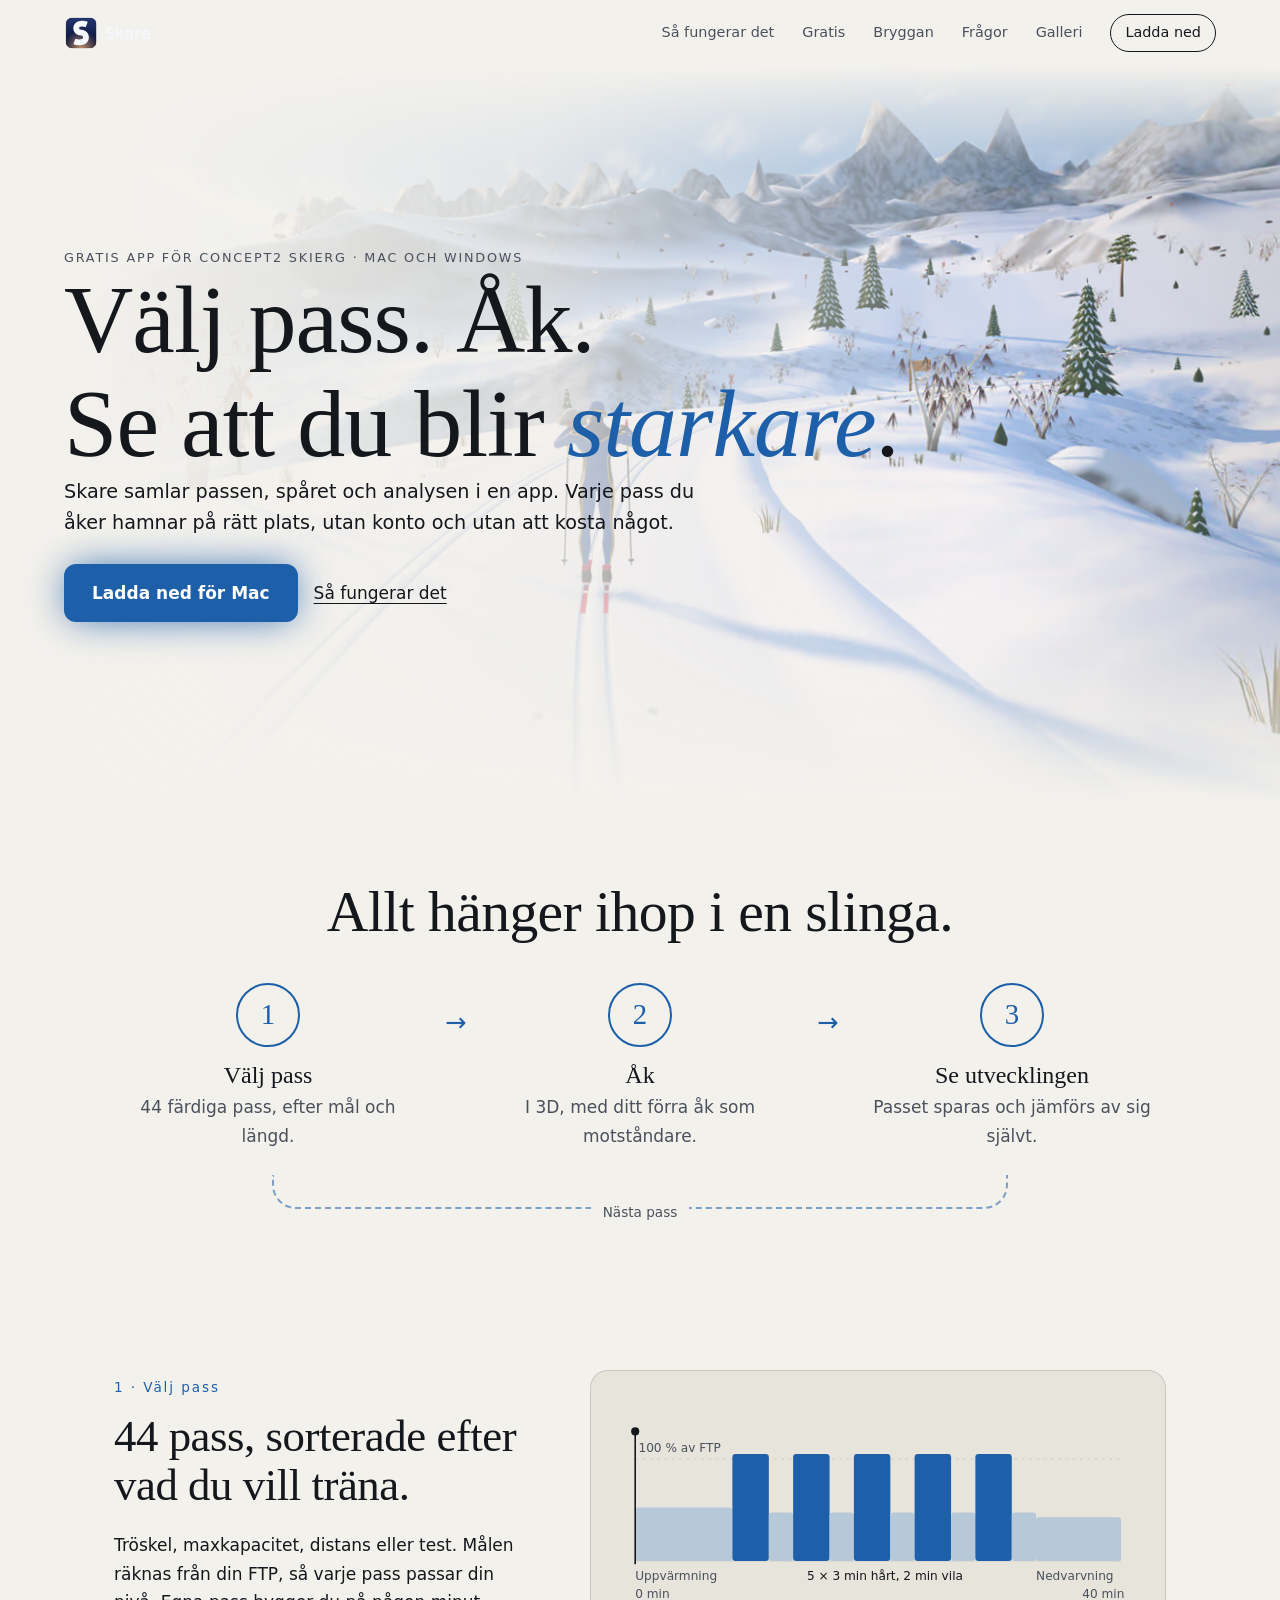
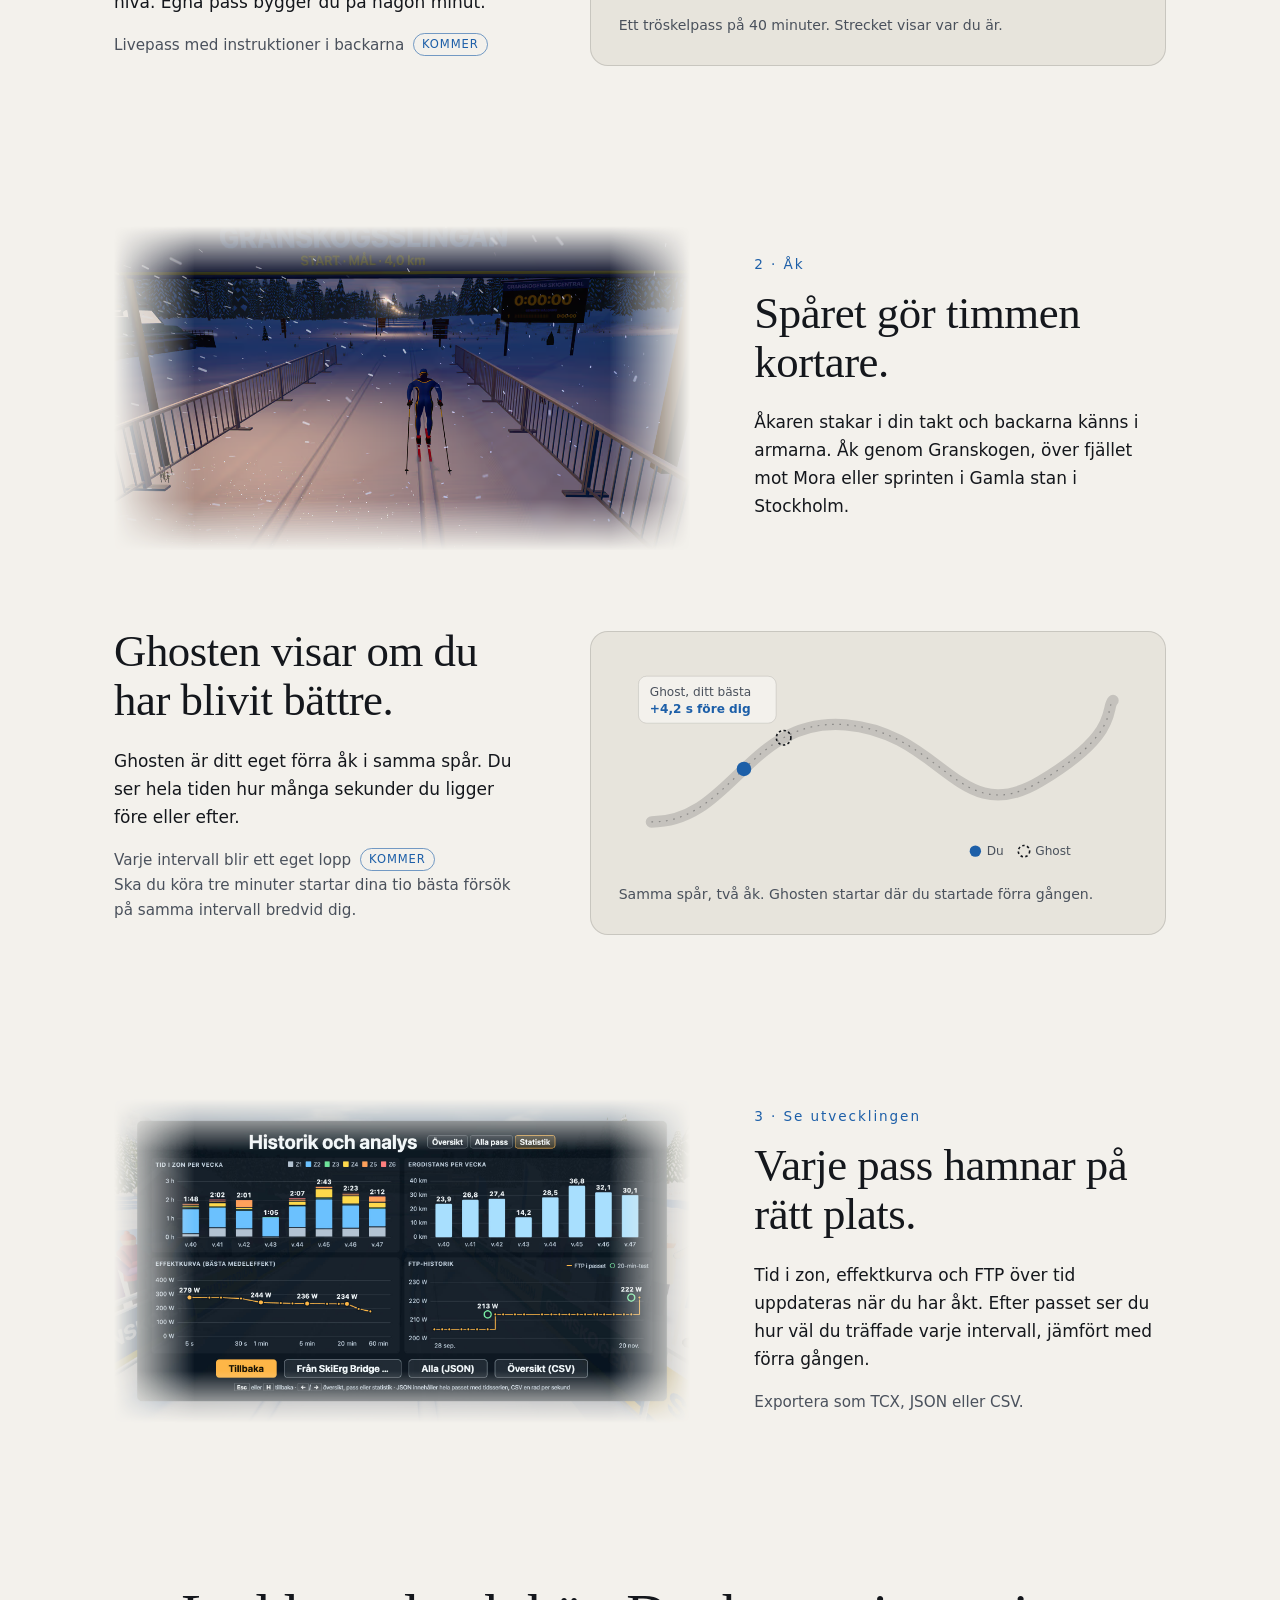
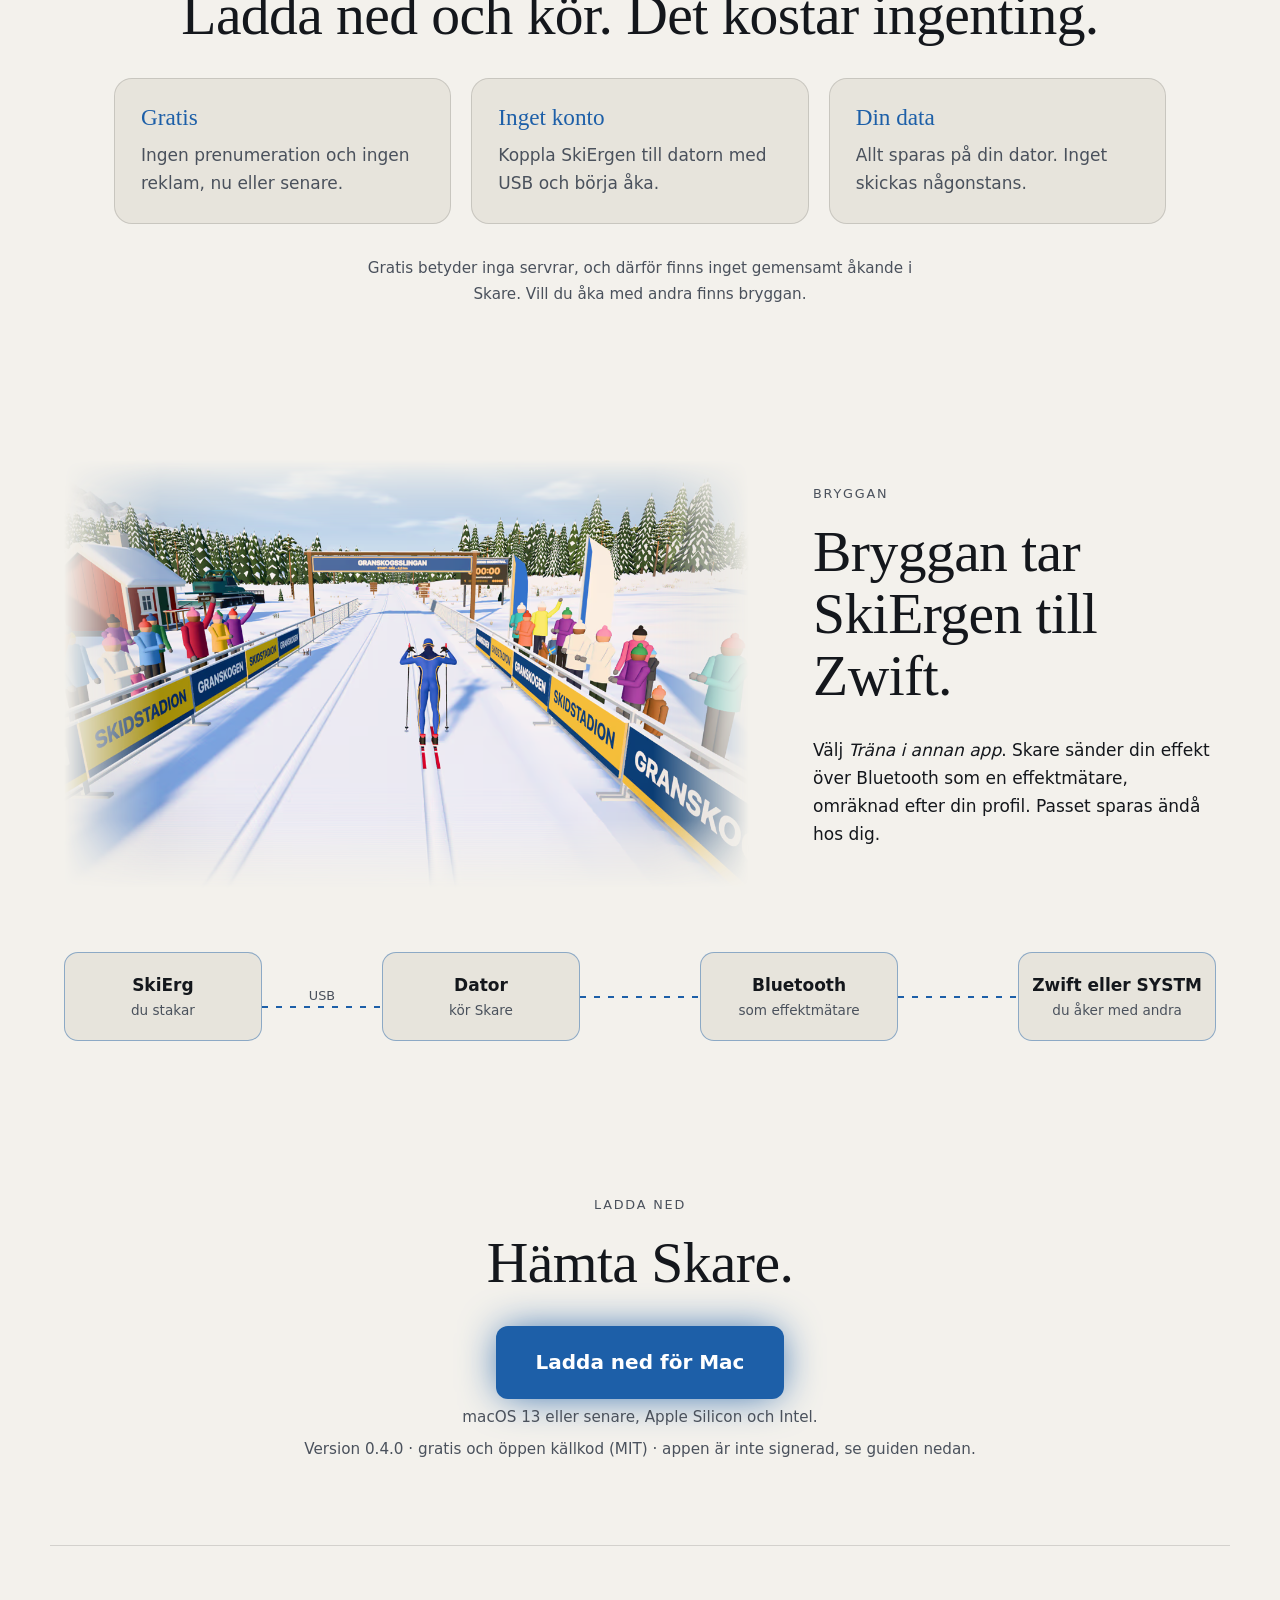
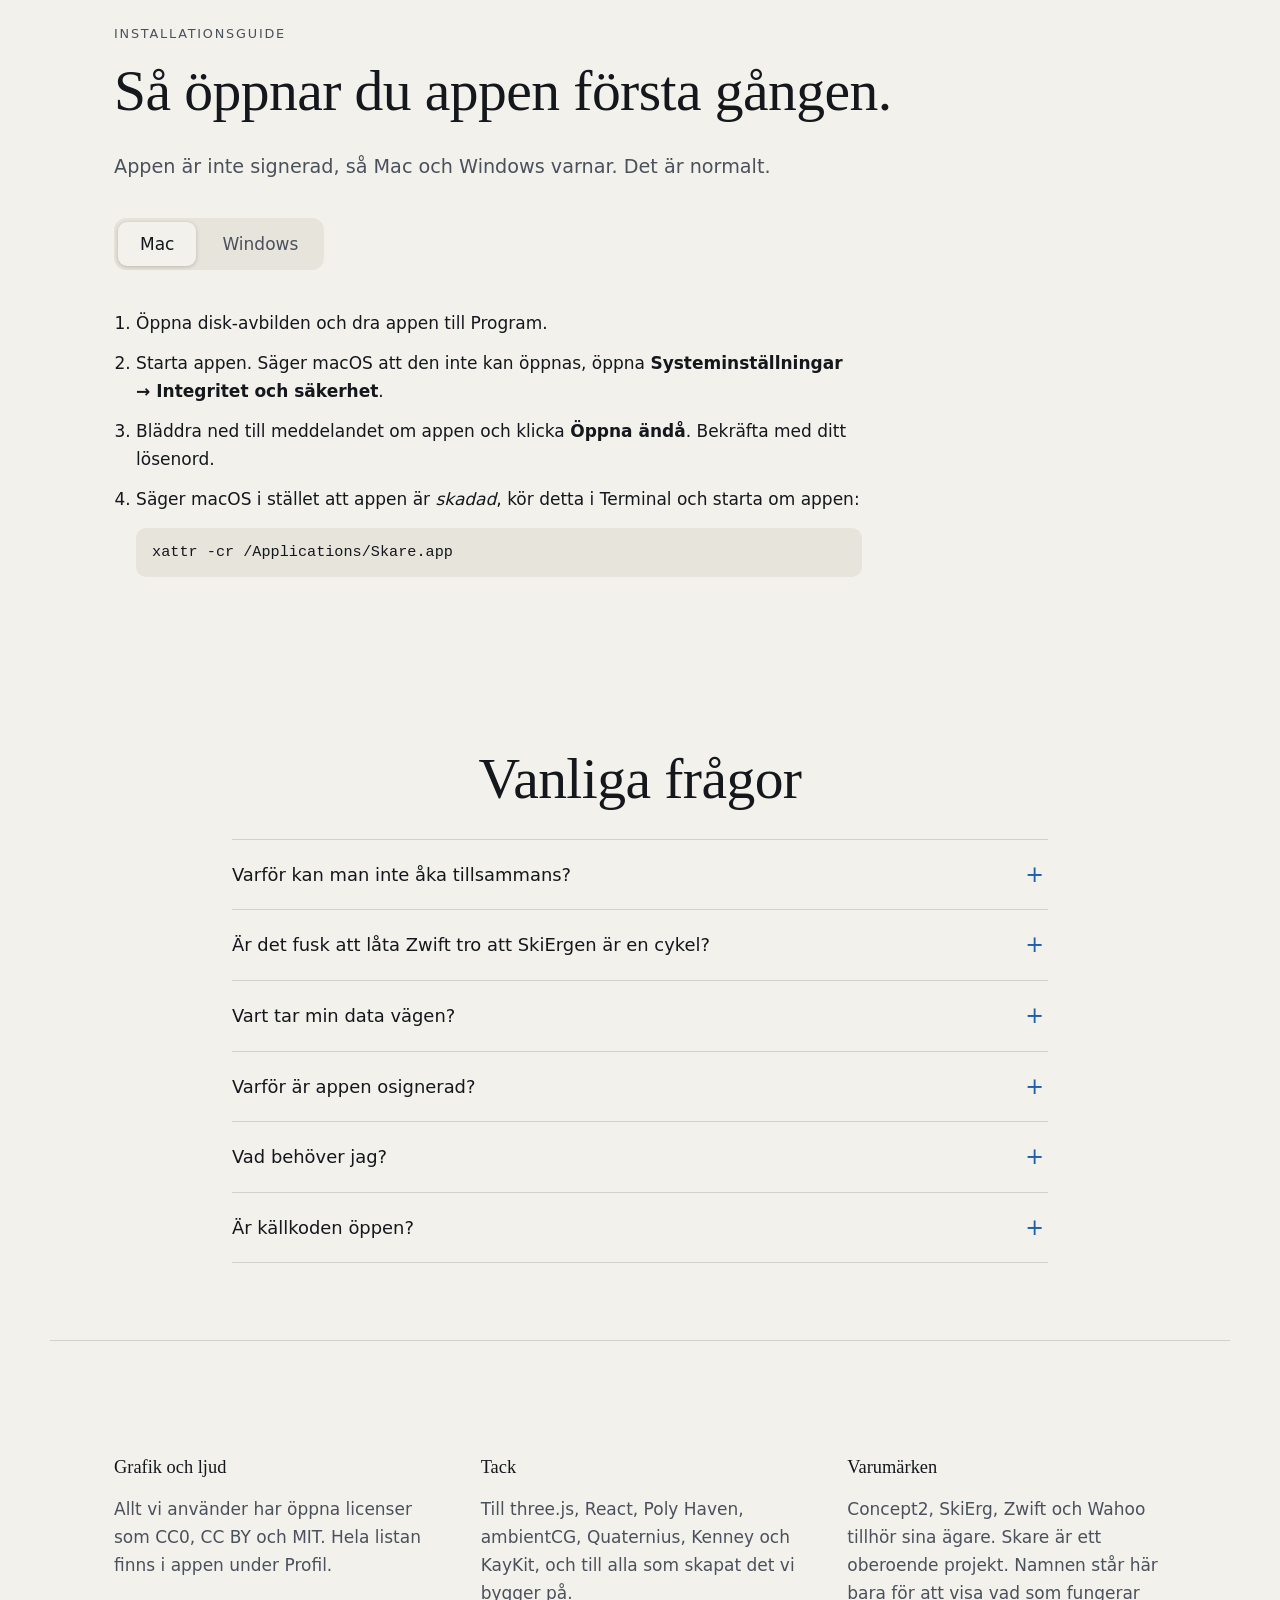
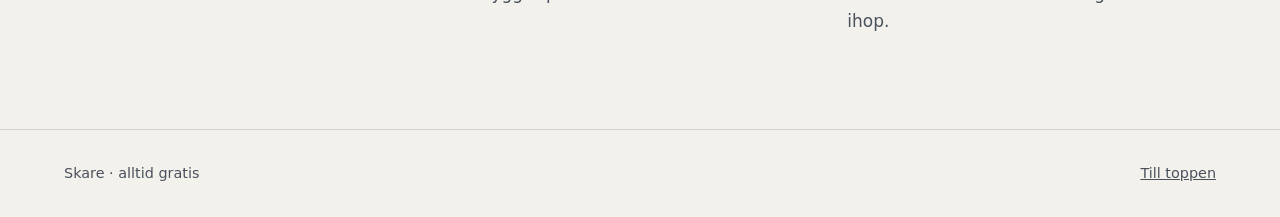
<file: index.html>
<!doctype html>
<html lang="sv">
  <head>
    <meta charset="utf-8" />
    <meta name="viewport" content="width=device-width, initial-scale=1" />
    <title>Skare – virtuell längdskidåkning för SkiErg</title>
    <meta
      name="description"
      content="Gratis app för Concept2 SkiErg: välj bland 44 pass, åk i 3D och se att du blir starkare. Inget konto, ingen reklam, din data på din dator."
    />
    <link rel="icon" href="icons/favicon.svg" type="image/svg+xml" />
    <link rel="icon" href="icons/favicon-48.png" sizes="48x48" type="image/png" />
    <link rel="icon" href="icons/favicon-32.png" sizes="32x32" type="image/png" />
    <link rel="icon" href="icons/favicon-16.png" sizes="16x16" type="image/png" />
    <link rel="apple-touch-icon" href="icons/apple-touch-icon.png" />

    <link rel="canonical" href="https://getskare.stream/" />
    <meta property="og:type" content="website" />
    <meta property="og:site_name" content="Skare" />
    <meta property="og:locale" content="sv_SE" />
    <meta property="og:url" content="https://getskare.stream/" />
    <meta property="og:title" content="Skare – virtuell längdskidåkning för SkiErg" />
    <meta property="og:image" content="https://getskare.stream/media/og.png" />
    <meta property="og:image:width" content="1200" />
    <meta property="og:image:height" content="630" />
    <meta name="twitter:card" content="summary_large_image" />
    <script type="module" crossorigin src="./assets/site-BcvEPuai.js"></script>
    <link rel="stylesheet" crossorigin href="./assets/site-DzpN8Mh1.css">
  </head>
  <body class="draft-a">
    <header class="top">
      <a class="brand" href="#hjalte"
        ><img src="media/skare-sidhuvud.svg" alt="Skare" width="172" height="66"
      /></a>
      <nav aria-label="Sektioner">
        <a href="#sa-funkar-det">Så fungerar det</a><a href="#gratis">Gratis</a
        ><a href="#bryggan">Bryggan</a><a href="#fragor">Frågor</a
        ><a class="keep" href="galleri.html">Galleri</a
        ><a href="#ladda-ned" class="pill">Ladda ned</a>
      </nav>
    </header>
    <main>
      <section id="hjalte" class="hero">
        <div class="hero-bg">
          <figure class="clip">
            <video
              data-loop
              muted
              loop
              playsinline
              preload="none"
              poster="media/a-hjalte.jpg"
              aria-label="Animation från appen"
            >
              <source src="media/a-hjalte.mp4" type="video/mp4" />
              <source src="media/a-hjalte.webm" type="video/webm" />
            </video>
          </figure>
        </div>
        <p class="eyebrow">Gratis app för Concept2 SkiErg · Mac och Windows</p>
        <h1>Välj pass. Åk.<br />Se att du blir <em>starkare</em>.</h1>
        <p class="lead">
          <span data-name>Skare</span> samlar passen, spåret och analysen i en app. Varje pass du
          åker hamnar på rätt plats, utan konto och utan att kosta något.
        </p>
        <p class="cta">
          <a class="btn" data-download href="#ladda-ned"
            ><span data-dl-label>Ladda ned för Mac</span></a
          ><a class="ghost" href="#sa-funkar-det">Så fungerar det</a>
        </p>
      </section>

      <section id="sa-funkar-det" class="loop-sec">
        <h2>Allt hänger ihop i en slinga.</h2>
        <ol class="loop">
          <li>
            <span class="step">1</span>
            <h3>Välj pass</h3>
            <p>44 färdiga pass, efter mål och längd.</p>
          </li>
          <li>
            <span class="step">2</span>
            <h3>Åk</h3>
            <p>I 3D, med ditt förra åk som motståndare.</p>
          </li>
          <li>
            <span class="step">3</span>
            <h3>Se utvecklingen</h3>
            <p>Passet sparas och jämförs av sig självt.</p>
          </li>
        </ol>
        <p class="loop-back" aria-hidden="true"><span>Nästa pass</span></p>
      </section>

      <section id="pass" class="concept">
        <div class="copy">
          <p class="num">1 · Välj pass</p>
          <h2>44 pass, sorterade efter vad du vill träna.</h2>
          <p>
            Tröskel, maxkapacitet, distans eller test. Målen räknas från din FTP, så varje pass
            passar din nivå. Egna pass bygger du på någon minut.
          </p>
          <p class="aside">
            Livepass med instruktioner i backarna <span class="soon">kommer</span>
          </p>
        </div>
        <figure class="diagram">
          <svg viewBox="0 0 640 250" role="img" aria-labelledby="pass-t">
            <title id="pass-t">
              Exempelpass på 40 minuter: 8 minuters uppvärmning, fem intervaller om 3 minuter på 105
              procent av FTP med 2 minuters vila, och 7 minuters nedvarvning.
            </title>
            <line class="d-axis" x1="20" y1="200" x2="620" y2="200" />
            <line class="d-axis" x1="20" y1="74" x2="620" y2="74" stroke-dasharray="4 5" />
            <text x="24" y="66">100 % av FTP</text>
            <g transform="translate(20 0)">
              <rect class="d-easy" x="0" y="134" width="120" height="66" rx="4" />
              <rect class="d-work" x="120" y="68" width="45" height="132" rx="4" />
              <rect class="d-easy" x="165" y="140" width="30" height="60" rx="4" />
              <rect class="d-work" x="195" y="68" width="45" height="132" rx="4" />
              <rect class="d-easy" x="240" y="140" width="30" height="60" rx="4" />
              <rect class="d-work" x="270" y="68" width="45" height="132" rx="4" />
              <rect class="d-easy" x="315" y="140" width="30" height="60" rx="4" />
              <rect class="d-work" x="345" y="68" width="45" height="132" rx="4" />
              <rect class="d-easy" x="390" y="140" width="30" height="60" rx="4" />
              <rect class="d-work" x="420" y="68" width="45" height="132" rx="4" />
              <rect class="d-easy" x="465" y="140" width="30" height="60" rx="4" />
              <rect class="d-easy" x="495" y="146" width="105" height="54" rx="4" />
              <line class="d-cursor" x1="0" y1="40" x2="0" y2="204" />
              <circle class="d-cursor-dot" cx="0" cy="40" r="5" />
            </g>
            <text x="20" y="224">Uppvärmning</text>
            <text class="hi" x="232" y="224">5 × 3 min hårt, 2 min vila</text>
            <text x="515" y="224">Nedvarvning</text>
            <text x="20" y="246">0 min</text>
            <text x="572" y="246">40 min</text>
          </svg>
          <figcaption>Ett tröskelpass på 40 minuter. Strecket visar var du är.</figcaption>
        </figure>
      </section>

      <section id="akupplevelsen" class="concept flip">
        <div class="copy">
          <p class="num">2 · Åk</p>
          <h2>Spåret gör timmen kortare.</h2>
          <p>
            Åkaren stakar i din takt och backarna känns i armarna. Åk genom Granskogen, över fjället
            mot Mora eller sprinten i Gamla stan i Stockholm.
          </p>
        </div>
        <figure class="clip">
          <video
            data-loop
            muted
            loop
            playsinline
            preload="none"
            poster="media/a-akupplevelsen.jpg"
            aria-label="Animation från appen: åkaren i spåret"
          >
            <source src="media/a-akupplevelsen.mp4" type="video/mp4" />
            <source src="media/a-akupplevelsen.webm" type="video/webm" />
          </video>
        </figure>
      </section>

      <section id="ghost" class="concept">
        <div class="copy">
          <h2>Ghosten visar om du har blivit bättre.</h2>
          <p>
            Ghosten är ditt eget förra åk i samma spår. Du ser hela tiden hur många sekunder du
            ligger före eller efter.
          </p>
          <p class="aside">
            Varje intervall blir ett eget lopp <span class="soon">kommer</span><br />
            Ska du köra tre minuter startar dina tio bästa försök på samma intervall bredvid dig.
          </p>
        </div>
        <figure class="diagram">
          <svg viewBox="0 0 640 260" role="img" aria-labelledby="ghost-t">
            <title id="ghost-t">
              Två åkare i samma spår: du och ghosten från ditt förra åk, som ligger några sekunder
              före.
            </title>
            <path
              id="spar"
              class="d-track"
              d="M40 200 C 140 200, 160 70, 280 80 S 420 210, 520 150 S 600 60, 610 50"
            />
            <path
              class="d-track-line"
              d="M40 200 C 140 200, 160 70, 280 80 S 420 210, 520 150 S 600 60, 610 50"
            />
            <g>
              <circle class="d-ghost" r="9" />
              <animateMotion
                dur="12s"
                repeatCount="indefinite"
                keyPoints="0.1;1;0.1"
                keyTimes="0;0.92;1"
                calcMode="linear"
              >
                <mpath href="#spar" />
              </animateMotion>
            </g>
            <g>
              <circle class="d-you" r="9" />
              <animateMotion
                dur="12s"
                repeatCount="indefinite"
                keyPoints="0;0.94;0"
                keyTimes="0;0.92;1"
                calcMode="linear"
              >
                <mpath href="#spar" />
              </animateMotion>
            </g>
            <g transform="translate(24 20)">
              <rect class="d-chip" width="170" height="58" rx="10" />
              <text x="14" y="24">Ghost, ditt bästa</text>
              <text class="d-gap" x="14" y="46">+4,2 s före dig</text>
            </g>
            <circle class="d-you" cx="440" cy="236" r="7" />
            <text x="454" y="241">Du</text>
            <circle class="d-ghost" cx="500" cy="236" r="7" />
            <text x="514" y="241">Ghost</text>
          </svg>
          <figcaption>Samma spår, två åk. Ghosten startar där du startade förra gången.</figcaption>
        </figure>
      </section>

      <section id="historik" class="concept flip">
        <div class="copy">
          <p class="num">3 · Se utvecklingen</p>
          <h2>Varje pass hamnar på rätt plats.</h2>
          <p>
            Tid i zon, effektkurva och FTP över tid uppdateras när du har åkt. Efter passet ser du
            hur väl du träffade varje intervall, jämfört med förra gången.
          </p>
          <p class="aside">Exportera som TCX, JSON eller CSV.</p>
        </div>
        <figure class="still shot">
          <img
            src="media/a-historik.jpg"
            alt="Historik och analys i appen: tid i zon, ergdistans, effektkurva och FTP"
            loading="lazy"
            decoding="async"
          />
        </figure>
      </section>

      <section id="gratis" class="free">
        <h2>Ladda ned och kör. Det kostar ingenting.</h2>
        <div class="boxes">
          <div>
            <h3>Gratis</h3>
            <p>Ingen prenumeration och ingen reklam, nu eller senare.</p>
          </div>
          <div>
            <h3>Inget konto</h3>
            <p>Koppla SkiErgen till datorn med USB och börja åka.</p>
          </div>
          <div>
            <h3>Din data</h3>
            <p>Allt sparas på din dator. Inget skickas någonstans.</p>
          </div>
        </div>
        <p class="aside">
          Gratis betyder inga servrar, och därför finns inget gemensamt åkande i
          <span data-name>Skare</span>. Vill du åka med andra finns bryggan.
        </p>
      </section>

      <section id="bryggan" class="feature flip">
        <div class="copy">
          <p class="eyebrow">Bryggan</p>
          <h2>Bryggan tar SkiErgen till Zwift.</h2>
          <p>
            Välj <em>Träna i annan app</em>. <span data-name>Skare</span> sänder din effekt över
            Bluetooth som en effektmätare, omräknad efter din profil. Passet sparas ändå hos dig.
          </p>
        </div>
        <figure class="clip">
          <video
            data-loop
            muted
            loop
            playsinline
            preload="none"
            poster="media/a-bryggan.jpg"
            aria-label="Animation från appen: bryggan skickar effekt"
          >
            <source src="media/a-bryggan.mp4" type="video/mp4" />
            <source src="media/a-bryggan.webm" type="video/webm" />
          </video>
        </figure>
        <ol class="flow" aria-label="Flöde: SkiErg, dator, Bluetooth, annan app">
          <li><b>SkiErg</b><small>du stakar</small></li>
          <li class="link"><span>USB</span></li>
          <li>
            <b>Dator</b><small>kör <span data-name>Skare</span></small>
          </li>
          <li class="link"></li>
          <li><b>Bluetooth</b><small>som effektmätare</small></li>
          <li class="link"></li>
          <li><b>Zwift eller SYSTM</b><small>du åker med andra</small></li>
        </ol>
      </section>

      <section id="ladda-ned" class="download">
        <p class="eyebrow">Ladda ned</p>
        <h2>Hämta <span data-name>Skare</span>.</h2>
        <p class="cta">
          <a class="btn big" data-download href="#installera"
            ><span data-dl-label>Ladda ned för Mac</span></a
          >
        </p>
        <p class="small" data-download-hint>macOS 13 eller senare, Apple Silicon och Intel.</p>
        <p class="small"><a data-download-other hidden href="#installera"></a></p>
        <p class="small">
          Version 0.4.0 · gratis och öppen källkod (MIT) · appen är inte signerad, se guiden nedan.
        </p>
      </section>

      <section id="installera" class="install">
        <p class="eyebrow">Installationsguide</p>
        <h2>Så öppnar du appen första gången.</h2>
        <p class="lead">Appen är inte signerad, så Mac och Windows varnar. Det är normalt.</p>
        <div class="tabs" role="tablist">
          <button role="tab" data-os-tab="mac" aria-selected="true">Mac</button
          ><button role="tab" data-os-tab="windows" aria-selected="false">Windows</button>
        </div>
        <div data-os-panel="mac">
          <ol>
            <li>Öppna disk-avbilden och dra appen till Program.</li>
            <li>
              Starta appen. Säger macOS att den inte kan öppnas, öppna
              <strong>Systeminställningar → Integritet och säkerhet</strong>.
            </li>
            <li>
              Bläddra ned till meddelandet om appen och klicka <strong>Öppna ändå</strong>. Bekräfta
              med ditt lösenord.
            </li>
            <li>
              Säger macOS i stället att appen är <em>skadad</em>, kör detta i Terminal och starta om
              appen:
              <pre><code>xattr -cr /Applications/<span data-name>Skare</span>.app</code></pre>
            </li>
          </ol>
        </div>
        <div data-os-panel="windows" hidden>
          <ol>
            <li>Kör den nedladdade installationsfilen.</li>
            <li>
              Visar Windows rutan <strong>Windows skyddade din dator</strong> (SmartScreen), klicka
              <strong>Mer information</strong>.
            </li>
            <li>Klicka <strong>Kör ändå</strong> och följ installationen.</li>
          </ol>
        </div>
      </section>

      <section id="fragor" class="faq">
        <h2>Vanliga frågor</h2>
        <details>
          <summary>Varför kan man inte åka tillsammans?</summary>
          <p>
            Gemensamt åkande kräver servrar, och servrar kostar pengar varje månad. Då kan appen
            inte vara gratis. Bryggan låter dig åka med andra i Zwift eller liknande appar.
          </p>
        </details>
        <details>
          <summary>Är det fusk att låta Zwift tro att SkiErgen är en cykel?</summary>
          <p>
            Nej. På en SkiErg trycker de flesta ut färre watt än på en cykel. Bryggan räknar om med
            din cykel-FTP delat med din SkiErg-FTP, så 90 procent av SkiErg-FTP blir 90 procent av
            cykel-FTP. Ansträngningen blir densamma.
          </p>
        </details>
        <details>
          <summary>Vart tar min data vägen?</summary>
          <p>
            Ingenstans. Passen sparas på din dator. Appen har inga konton och ingen spårning. En
            knapp för att radera all historik i appen <span class="soon">kommer</span>
          </p>
        </details>
        <details>
          <summary>Varför är appen osignerad?</summary>
          <p>
            Signering kostar pengar hos Apple och Microsoft, och det beslutet är inte taget. Därför
            varnar datorn första gången. Installationsguiden visar hur du går vidare.
          </p>
        </details>
        <details>
          <summary>Vad behöver jag?</summary>
          <p>
            En Concept2 SkiErg med PM5, en USB-kabel och en Mac- eller Windowsdator. För bryggan
            behöver datorn Bluetooth. Windowsversionen är ännu inte testad på riktig hårdvara.
          </p>
        </details>
        <details>
          <summary>Är källkoden öppen?</summary>
          <p>
            Den ska bli det <span class="soon">kommer</span>. Licensen är inte vald och koden är
            inte publicerad ännu.
          </p>
        </details>
      </section>

      <section id="oppen" class="open">
        <div class="cols">
          <div>
            <h3>Grafik och ljud</h3>
            <p>
              Allt vi använder har öppna licenser som CC0, CC BY och MIT. Hela listan finns i appen
              under Profil.
            </p>
          </div>
          <div>
            <h3>Tack</h3>
            <p>
              Till three.js, React, Poly Haven, ambientCG, Quaternius, Kenney och KayKit, och till
              alla som skapat det vi bygger på.
            </p>
          </div>
          <div>
            <h3>Varumärken</h3>
            <p>
              Concept2, SkiErg, Zwift och Wahoo tillhör sina ägare. <span data-name>Skare</span> är
              ett oberoende projekt. Namnen står här bara för att visa vad som fungerar ihop.
            </p>
          </div>
        </div>
      </section>
    </main>
    <footer>
      <span><span data-name>Skare</span> · alltid gratis</span><a href="#hjalte">Till toppen</a>
    </footer>
  </body>
</html>
</file>
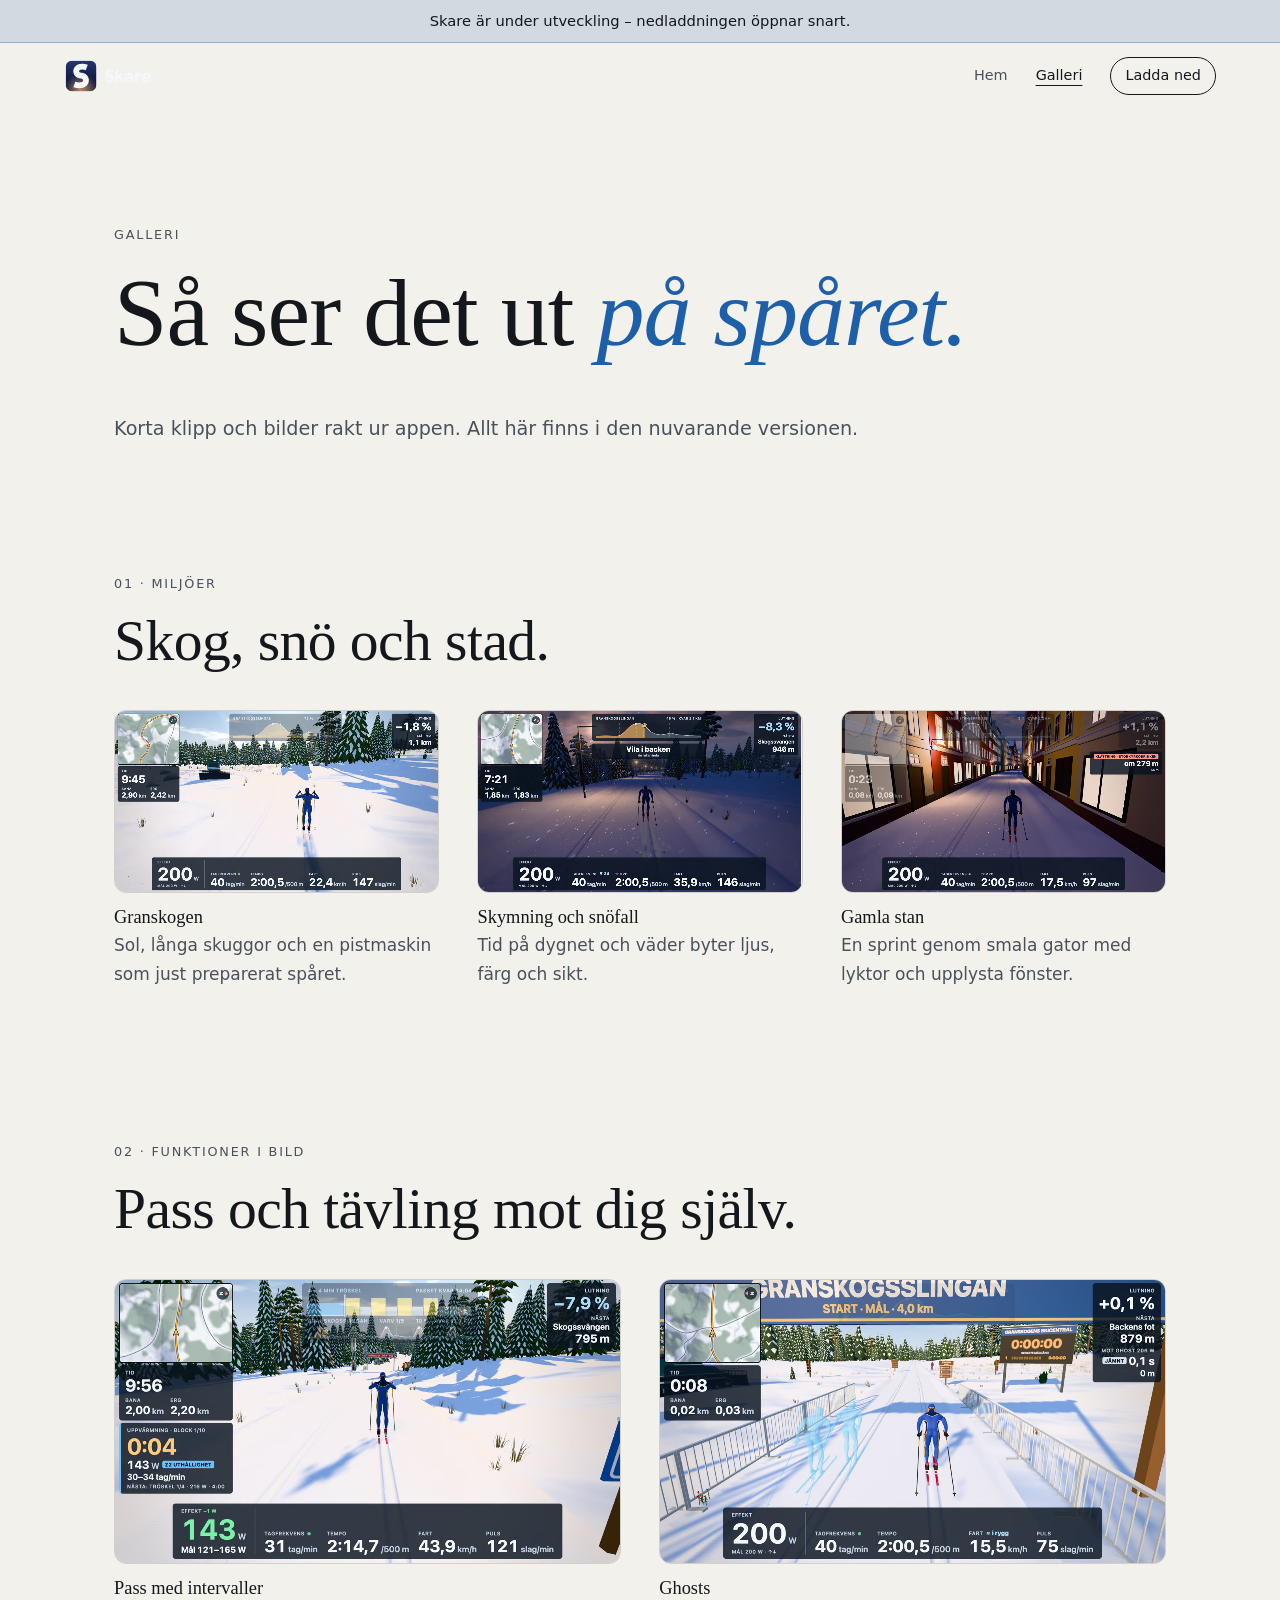
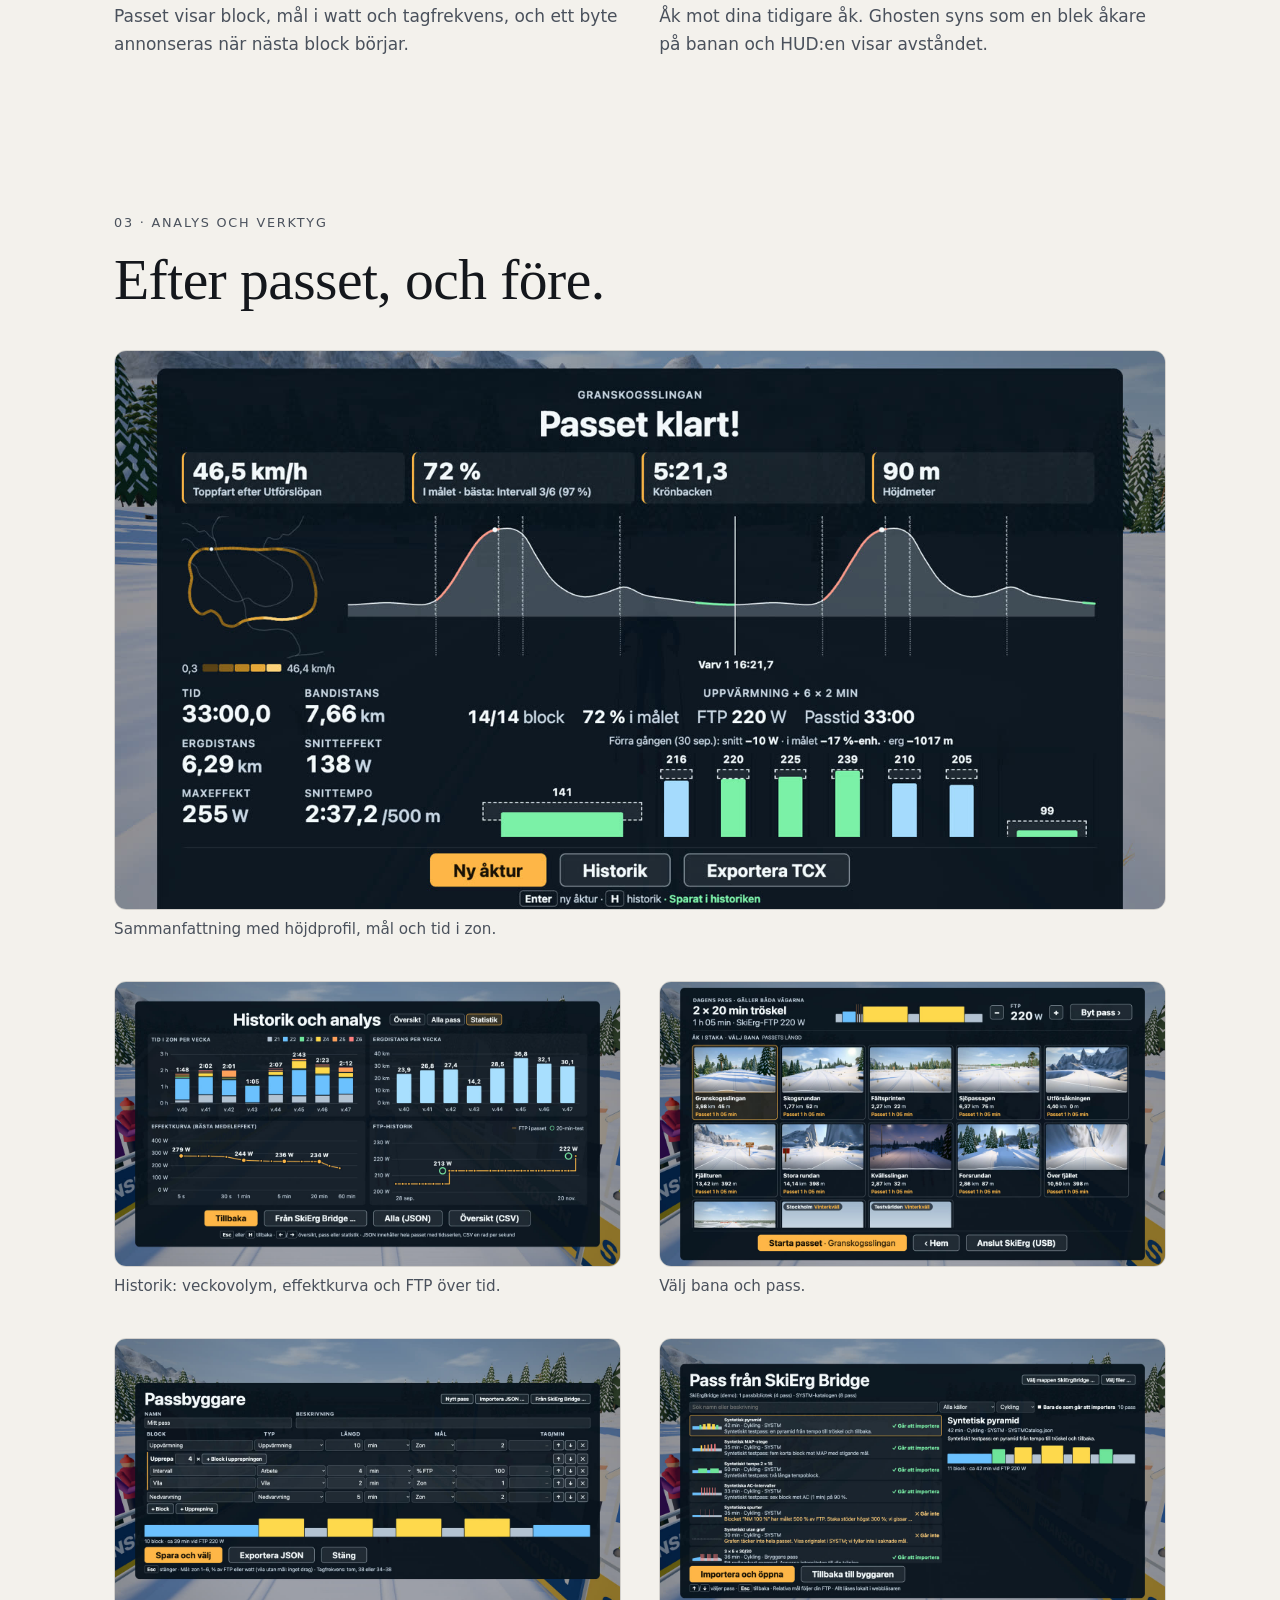
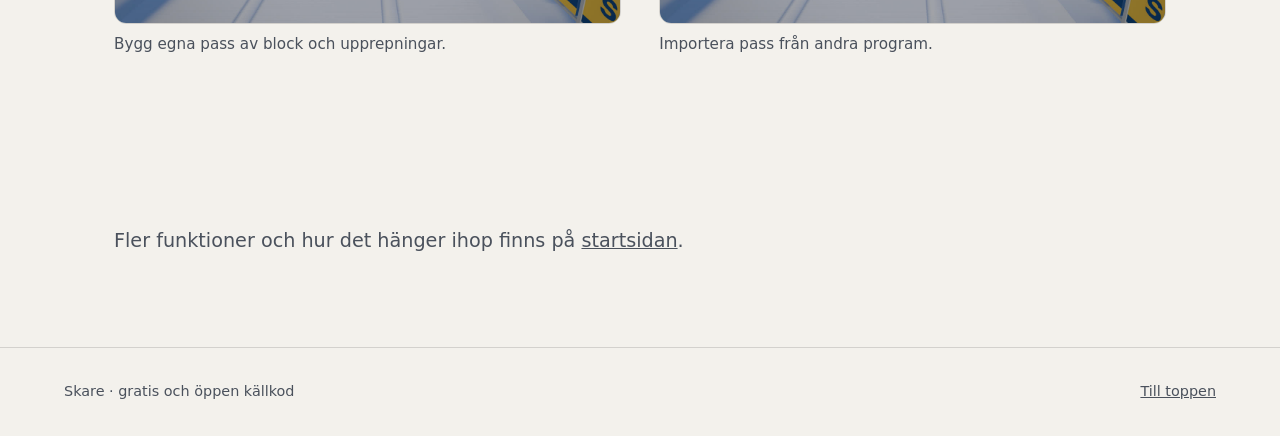
<file: galleri.html>
<!doctype html>
<html lang="sv">
  <head>
    <meta charset="utf-8" />
    <meta name="viewport" content="width=device-width, initial-scale=1" />
    <title>Galleri – Skare</title>
    <meta
      name="description"
      content="Bilder och korta klipp från appen: spår, väder, pass, ghosts och analys."
    />
    <link rel="icon" href="icons/favicon.svg" type="image/svg+xml" />
    <link rel="icon" href="icons/favicon-48.png" sizes="48x48" type="image/png" />
    <link rel="icon" href="icons/favicon-32.png" sizes="32x32" type="image/png" />
    <link rel="icon" href="icons/favicon-16.png" sizes="16x16" type="image/png" />
    <link rel="apple-touch-icon" href="icons/apple-touch-icon.png" />

    <link rel="canonical" href="https://getskare.stream/galleri.html" />
    <meta property="og:type" content="website" />
    <meta property="og:site_name" content="Skare" />
    <meta property="og:locale" content="sv_SE" />
    <meta property="og:url" content="https://getskare.stream/galleri.html" />
    <meta property="og:title" content="Galleri – Skare" />
    <meta property="og:image" content="https://getskare.stream/media/og.png" />
    <meta property="og:image:width" content="1200" />
    <meta property="og:image:height" content="630" />
    <meta name="twitter:card" content="summary_large_image" />
    <script type="module" crossorigin src="./assets/site-BcvEPuai.js"></script>
    <link rel="stylesheet" crossorigin href="./assets/site-DzpN8Mh1.css">
  </head>
  <body class="draft-a gallery">
    <p class="banner" role="status">
      <span data-name>Skare</span> är under utveckling – nedladdningen öppnar snart.
    </p>
    <header class="top">
      <a class="brand" href="index.html"
        ><img src="media/skare-sidhuvud.svg" alt="Skare" width="172" height="66"
      /></a>
      <nav aria-label="Sidor">
        <a class="keep" href="index.html">Hem</a
        ><a class="keep" href="galleri.html" aria-current="page">Galleri</a
        ><a href="index.html#ladda-ned" class="pill">Ladda ned</a>
      </nav>
    </header>
    <main>
      <section class="g-intro">
        <p class="eyebrow">Galleri</p>
        <h1>Så ser det ut <em>på spåret.</em></h1>
        <p class="lead">
          Korta klipp och bilder rakt ur appen. Allt här finns i den nuvarande versionen.
        </p>
      </section>

      <section id="miljoer" class="g-block">
        <p class="eyebrow">01 · Miljöer</p>
        <h2>Skog, snö och stad.</h2>
        <div class="g-grid three">
          <div>
            <figure class="clip">
              <video
                data-loop
                muted
                loop
                playsinline
                preload="none"
                poster="media/g-skog.jpg"
                aria-label="Åkaren i Granskogen en solig dag, med pistmaskin vid spåret"
              >
                <source src="media/g-skog.mp4" type="video/mp4" />
                <source src="media/g-skog.webm" type="video/webm" />
              </video>
            </figure>
            <h3>Granskogen</h3>
            <p>Sol, långa skuggor och en pistmaskin som just preparerat spåret.</p>
          </div>
          <div>
            <figure class="clip">
              <video
                data-loop
                muted
                loop
                playsinline
                preload="none"
                poster="media/g-skymning.jpg"
                aria-label="Åkaren i skymningen med snöfall och belysta spår"
              >
                <source src="media/g-skymning.mp4" type="video/mp4" />
                <source src="media/g-skymning.webm" type="video/webm" />
              </video>
            </figure>
            <h3>Skymning och snöfall</h3>
            <p>Tid på dygnet och väder byter ljus, färg och sikt.</p>
          </div>
          <div>
            <figure class="clip">
              <video
                data-loop
                muted
                loop
                playsinline
                preload="none"
                poster="media/g-stockholm.jpg"
                aria-label="Åkaren i en gammal stadskärn i skymning"
              >
                <source src="media/g-stockholm.mp4" type="video/mp4" />
                <source src="media/g-stockholm.webm" type="video/webm" />
              </video>
            </figure>
            <h3>Gamla stan</h3>
            <p>En sprint genom smala gator med lyktor och upplysta fönster.</p>
          </div>
        </div>
      </section>

      <section id="funktioner" class="g-block">
        <p class="eyebrow">02 · Funktioner i bild</p>
        <h2>Pass och tävling mot dig själv.</h2>
        <div class="g-pair">
          <div>
            <figure class="clip">
              <video
                data-loop
                muted
                loop
                playsinline
                preload="none"
                poster="media/g-pass.jpg"
                aria-label="Intervallpass i HUD:en: byte från uppvärmning till tröskelblock"
              >
                <source src="media/g-pass.mp4" type="video/mp4" />
                <source src="media/g-pass.webm" type="video/webm" />
              </video>
            </figure>
            <h3>Pass med intervaller</h3>
            <p>
              Passet visar block, mål i watt och tagfrekvens, och ett byte annonseras när nästa
              block börjar.
            </p>
          </div>
          <div>
            <figure class="clip">
              <video
                data-loop
                muted
                loop
                playsinline
                preload="none"
                poster="media/g-ghost.jpg"
                aria-label="Två halvgenomskinliga ghosts framför åkaren vid starten"
              >
                <source src="media/g-ghost.mp4" type="video/mp4" />
                <source src="media/g-ghost.webm" type="video/webm" />
              </video>
            </figure>
            <h3>Ghosts</h3>
            <p>
              Åk mot dina tidigare åk. Ghosten syns som en blek åkare på banan och HUD:en visar
              avståndet.
            </p>
          </div>
        </div>
      </section>

      <section id="analys" class="g-block">
        <p class="eyebrow">03 · Analys och verktyg</p>
        <h2>Efter passet, och före.</h2>
        <div class="g-grid two">
          <figure class="shot">
            <img
              src="media/g-sammanfattning.jpg"
              alt="Sammanfattning efter ett pass med höjdprofil och nyckeltal"
              loading="lazy"
              decoding="async"
            />
            <figcaption>Sammanfattning med höjdprofil, mål och tid i zon.</figcaption>
          </figure>
          <figure class="shot">
            <img
              src="media/g-statistik.jpg"
              alt="Historik och analys med veckovolym och effektkurva"
              loading="lazy"
              decoding="async"
            />
            <figcaption>Historik: veckovolym, effektkurva och FTP över tid.</figcaption>
          </figure>
          <figure class="shot">
            <img
              src="media/g-bibliotek.jpg"
              alt="Passbiblioteket med bana och pass att välja"
              loading="lazy"
              decoding="async"
            />
            <figcaption>Välj bana och pass.</figcaption>
          </figure>
          <figure class="shot">
            <img
              src="media/g-byggare.jpg"
              alt="Passbyggaren med block, mål och förhandsvisning"
              loading="lazy"
              decoding="async"
            />
            <figcaption>Bygg egna pass av block och upprepningar.</figcaption>
          </figure>
          <figure class="shot">
            <img
              src="media/g-brygga.jpg"
              alt="Import av pass från en katalog"
              loading="lazy"
              decoding="async"
            />
            <figcaption>Importera pass från andra program.</figcaption>
          </figure>
        </div>
      </section>

      <section class="g-more">
        <p class="lead">
          Fler funktioner och hur det hänger ihop finns på <a href="index.html">startsidan</a>.
        </p>
      </section>
    </main>
    <footer>
      <span><span data-name>Skare</span> · gratis och öppen källkod</span
      ><a href="#top">Till toppen</a>
    </footer>
  </body>
</html>
</file>
<file: assets/site-DzpN8Mh1.css>
:root{--bg:#fff;--bg2:#f4f4f2;--fg:#111;--muted:#5b5f66;--line:#0001;--accent:#1d6fe0;--accent-fg:#fff;--font:"Inter", system-ui, sans-serif;--display:var(--font);--gutter:clamp(16px, 5vw, 64px);--max:1180px}*{box-sizing:border-box}html{scroll-behavior:smooth;scroll-padding-top:72px}@media (prefers-reduced-motion:reduce){html{scroll-behavior:auto}}body{background:var(--bg);color:var(--fg);font:400 1.0625rem/1.65 var(--font);-webkit-font-smoothing:antialiased;margin:0}img,video{max-width:100%;display:block}a{color:inherit}.top{z-index:10;padding:14px var(--gutter);background:color-mix(in srgb, var(--bg) 78%, transparent);-webkit-backdrop-filter:blur(14px);backdrop-filter:blur(14px);justify-content:space-between;align-items:center;display:flex;position:sticky;top:0}.top nav{align-items:center;gap:clamp(10px,2.2vw,28px);font-size:.9rem;display:flex}.top nav a{color:var(--muted);text-decoration:none}.top nav a:hover{color:var(--fg)}.brand{font:600 1.1rem var(--display);letter-spacing:.02em;text-decoration:none}.brand img{width:auto;height:34px;display:block}.pill{border:1px solid var(--fg);border-radius:99px;padding:6px 14px;color:var(--fg)!important}section{padding:clamp(56px, 10vw, 128px) var(--gutter);max-width:var(--max);margin:0 auto}.eyebrow{letter-spacing:.14em;text-transform:uppercase;color:var(--muted);margin:0 0 1rem;font-size:.8rem}h1,h2,h3{font-family:var(--display);margin:0 0 .5em;font-weight:500;line-height:1.08}h1{font-size:clamp(2.6rem,8vw,6rem)}h2{font-size:clamp(2rem,5vw,3.6rem)}h3{font-size:1.15rem}.lead{color:var(--muted);max-width:40em;font-size:1.2rem}.cta{flex-wrap:wrap;align-items:center;gap:16px;margin:2rem 0 0;display:flex}.btn{background:var(--accent);color:var(--accent-fg);border-radius:12px;padding:15px 28px;font-weight:600;text-decoration:none;transition:transform .2s,filter .2s;display:inline-block}.btn:hover{filter:brightness(1.1);transform:translateY(-1px)}.btn.big{padding:20px 40px;font-size:1.25rem}.ghost{color:var(--fg);text-underline-offset:4px}.small{color:var(--muted);margin:.4rem 0;font-size:.95rem}.feature{grid-template-columns:1fr 1.25fr;align-items:center;gap:clamp(24px,5vw,72px);display:grid}.feature.flip{grid-template-columns:1.25fr 1fr}.feature.flip .copy{order:2}.points{color:var(--muted);padding-left:1.1em}.points li{margin:.3em 0}.clip,.still{margin:0}.clip video,.still img{aspect-ratio:16/9;object-fit:cover;width:100%}.clip,.still{-webkit-mask-image:radial-gradient(72% 72%,#000 55%,#0000 100%);mask-image:radial-gradient(72% 72%,#000 55%,#0000 100%)}.download{text-align:center}.download .cta{justify-content:center}.tabs{background:var(--bg2);border-radius:12px;gap:4px;margin:1rem 0 1.4rem;padding:4px;display:inline-flex}.tabs button{font:inherit;color:var(--muted);cursor:pointer;background:0 0;border:0;border-radius:9px;padding:8px 22px}.tabs button[aria-selected=true]{background:var(--bg);color:var(--fg);box-shadow:0 1px 4px #0003}.install ol{max-width:44em;padding-left:1.3em}.install li{margin:.7em 0}pre{background:var(--bg2);border-radius:10px;padding:12px 16px;font-size:.95rem;overflow-x:auto}.cols{grid-template-columns:repeat(3,1fr);gap:clamp(20px,4vw,48px);margin-top:2.5rem;display:grid}.cols p{color:var(--muted)}footer{padding:32px var(--gutter);color:var(--muted);border-top:1px solid var(--line);flex-wrap:wrap;justify-content:space-between;gap:12px;font-size:.9rem;display:flex}@media (width<=820px){.feature,.feature.flip{grid-template-columns:1fr}.feature.flip .copy{order:0}.cols{grid-template-columns:1fr}.top nav a:not(.pill):not(.keep){display:none}}:root{--bg:#07090d;--bg2:#12161d;--fg:#eef1f5;--muted:#a9b2c0;--line:#fff1;--accent:#7cc4ff;--accent-fg:#06121f;--display:Georgia, serif}:root[data-theme=light]{--bg:#f3f1ec;--bg2:#e7e4dc;--fg:#14171c;--muted:#4a515c;--line:#0001;--accent:#1d5fa8;--accent-fg:#fff}h1,h2{letter-spacing:-.01em;font-weight:300}h1 em{color:var(--accent);font-style:italic}section{padding-block:clamp(36px,6vw,84px)}.btn{box-shadow:0 0 40px -6px var(--accent)}.install,.open{border-top:1px solid var(--line)}.hero{isolation:isolate;max-width:none;min-height:82vh;padding-inline:max(var(--gutter), calc((100% - var(--max)) / 2));flex-direction:column;justify-content:center;display:flex;position:relative;overflow:hidden}.hero>:not(.hero-bg){width:auto;max-width:none;margin:0;position:relative}.hero .lead{max-width:34em;color:var(--fg)}.hero h1{max-width:12em}.hero>.hero-bg{z-index:-1;width:auto;max-width:none;margin:0;position:absolute;inset:0}.hero-bg .clip,.hero-bg video{aspect-ratio:auto;object-fit:cover;width:100%;height:100%;-webkit-mask-image:none;mask-image:none}.hero-bg:after{content:"";background:linear-gradient(90deg, var(--bg) 6%, color-mix(in srgb, var(--bg) 82%, transparent) 42%, color-mix(in srgb, var(--bg) 25%, transparent) 80%), linear-gradient(0deg, var(--bg), transparent 28%), linear-gradient(180deg, var(--bg), transparent 14%);position:absolute;inset:0}.clip,.still{--f:linear-gradient(90deg, transparent, #000 14%, #000 86%, transparent), linear-gradient(180deg, transparent, #000 16%, #000 84%, transparent);-webkit-mask-image:var(--f);-webkit-mask-image:var(--f);mask-image:var(--f);-webkit-mask-composite:source-in;-webkit-mask-composite:source-in;mask-composite:intersect}.feature .clip video,.still img{aspect-ratio:16/10}#bryggan{grid-template-columns:1.7fr 1fr;max-width:none}#bryggan .clip{grid-area:1/1}#bryggan .copy{order:0;grid-area:1/2}#bryggan .flow{grid-area:2/1/auto/-1}.shot img{aspect-ratio:auto}.flow{align-items:center;gap:0;margin:0;padding:0;list-style:none;display:flex}.flow li:not(.link){text-align:center;border:1px solid color-mix(in srgb, var(--accent) 45%, transparent);background:var(--bg2);border-radius:14px;flex-direction:column;flex:1;padding:18px 12px;display:flex}.flow small{color:var(--muted);font-size:.85rem}.flow .link{color:var(--muted);flex-direction:column;flex:.7;align-items:center;font-size:.8rem;display:flex}.flow .link:after{content:"";background:repeating-linear-gradient(90deg, var(--accent) 0 6px, transparent 6px 14px);background-size:14px 2px;width:100%;height:2px;animation:1s linear infinite flow}@keyframes flow{to{background-position:14px 0}}@media (prefers-reduced-motion:reduce){.flow .link:after{animation:none}}@media (width<=820px){.hero{min-height:0;padding-top:0;display:block}.hero>.hero-bg{height:62vw;margin:0 calc(-1 * var(--gutter)) -2rem;width:auto;position:relative;inset:auto}.hero-bg:after{background:linear-gradient(0deg, var(--bg) 2%, transparent 55%), linear-gradient(180deg, var(--bg), transparent 18%)}.hero .eyebrow{margin-top:0}#akupplevelsen,#bryggan,#historik{grid-template-columns:1fr}.feature .clip,.feature .still{margin-inline:calc(-1 * var(--gutter))}#bryggan .clip,#bryggan .copy,#bryggan .flow{grid-area:auto/1}.flow{flex-direction:column}.flow .link{flex:none;height:44px}.flow .link:after{background:repeating-linear-gradient(180deg, var(--accent) 0 6px, transparent 6px 14px);width:2px;height:100%;animation:1s linear infinite flowv}.flow li:not(.link){align-self:stretch}}@keyframes flowv{to{background-position:0 14px}}.hero h1{margin-bottom:.45em}.hero .cta{margin-top:1.6rem}.data .cols.two{grid-template-columns:1fr 1fr;margin-top:1.5rem}.data .cols h3{border-top:2px solid var(--accent);padding-top:1rem}@media (width<=820px){.data .cols.two{grid-template-columns:1fr}}.banner{padding:9px var(--gutter);text-align:center;color:var(--fg);background:color-mix(in srgb, var(--accent) 16%, var(--bg));border-bottom:1px solid color-mix(in srgb, var(--accent) 35%, transparent);margin:0;font-size:.92rem}.btn.off{color:var(--muted);border:1px dashed color-mix(in srgb, var(--fg) 40%, transparent);box-shadow:none;cursor:default;background:0 0}.btn.off:hover{filter:none;transform:none}.gallery main>section{max-width:var(--max);padding-inline:var(--gutter);margin-inline:auto}.g-intro{padding-block:clamp(48px,9vw,120px) clamp(12px,3vw,32px)}.g-intro h1{max-width:12em}.g-block h2{margin-bottom:clamp(20px,3vw,40px)}.g-grid,.g-pair{gap:clamp(20px,3vw,40px);display:grid}.g-grid.three{grid-template-columns:repeat(3,minmax(0,1fr))}.g-grid.two,.g-pair{grid-template-columns:repeat(2,minmax(0,1fr))}.g-grid h3,.g-pair h3{margin:.8em 0 .2em}.g-grid p,.g-pair p{color:var(--muted);margin:0}.gallery .clip video{aspect-ratio:16/9;object-fit:cover;width:100%;display:block}.gallery .clip,.gallery .shot{margin:0}.gallery .shot img{border:1px solid var(--line);border-radius:12px;width:100%;height:auto;display:block}.gallery .shot figcaption{color:var(--muted);margin-top:.5em;font-size:.95rem}.g-more{padding-block:clamp(36px,6vw,72px)}.top nav a[aria-current=page]{color:var(--fg);text-underline-offset:.35em;text-decoration:underline}@media (width<=820px){.g-grid.three,.g-grid.two,.g-pair{grid-template-columns:1fr}}.gallery .clip{-webkit-mask-image:none;mask-image:none}.gallery .clip video{border:1px solid var(--line);border-radius:12px}.gallery .g-grid.two .shot:first-child{grid-column:1/-1}.gallery .g-grid.two .shot:first-child img{object-fit:cover;object-position:center top;max-height:560px}:root{--font:system-ui, -apple-system, "Segoe UI", sans-serif}@media (prefers-color-scheme:light){:root:not([data-theme=dark]){--bg:#f3f1ec;--bg2:#e7e4dc;--fg:#14171c;--muted:#4a515c;--line:#0002;--accent:#1d5fa8;--accent-fg:#fff}}.why .cols p{color:var(--muted)}.why .cols h3{font-size:1.35rem;font-family:var(--display);font-weight:400}.why .big{font-family:var(--display);max-width:26em;margin:0 0 2.5rem;font-size:clamp(1.5rem,3.2vw,2.4rem);font-weight:300;line-height:1.25}.parts{grid-template-columns:1fr 1fr;gap:20px;margin-top:1.5rem;display:grid}.part{border:1px solid var(--line);background:var(--bg2);border-radius:18px;padding:28px;text-decoration:none;display:block}.part p{color:var(--muted);margin:0}.part .tag{letter-spacing:.14em;text-transform:uppercase;color:var(--accent);font-size:.8rem}.part h3{font-family:var(--display);margin:.4rem 0 .6rem;font-size:1.6rem;font-weight:400}.concept{grid-template-columns:1fr 1.4fr;align-items:center;gap:clamp(24px,5vw,72px);display:grid}.concept.flip{grid-template-columns:1.4fr 1fr}.concept.flip .copy{order:2}.concept h3{font-family:var(--display);font-size:clamp(1.7rem,3.6vw,2.6rem);font-weight:300}.concept .num{color:var(--accent);letter-spacing:.14em;font-size:.85rem}.diagram{border:1px solid var(--line);background:var(--bg2);border-radius:18px;margin:0;padding:clamp(16px,3vw,28px)}.diagram svg{width:100%;height:auto;display:block;overflow:visible}.diagram figcaption{color:var(--muted);margin-top:.8rem;font-size:.88rem}.diagram text{fill:var(--muted);font:500 15px var(--font)}.diagram .hi{fill:var(--fg)}.d-work{fill:var(--accent)}.d-easy{fill:color-mix(in srgb, var(--accent) 28%, var(--bg))}.d-axis{stroke:var(--line);stroke-width:1px}.d-cursor{stroke:var(--fg);stroke-width:2px;animation:14s linear infinite cursor}.d-cursor-dot{fill:var(--fg);animation:14s linear infinite cursor}@keyframes cursor{0%{transform:translate(0)}to{transform:translate(600px)}}.d-track{fill:none;stroke:color-mix(in srgb, var(--fg) 16%, transparent);stroke-width:14px;stroke-linecap:round}.d-track-line{fill:none;stroke:color-mix(in srgb, var(--fg) 35%, transparent);stroke-width:1.5px;stroke-dasharray:2 7}.d-you{fill:var(--accent)}.d-ghost{fill:none;stroke:var(--fg);stroke-width:2px;stroke-dasharray:3 3}.d-chip{fill:var(--bg);stroke:var(--line)}.d-gap{fill:var(--accent)!important;font-weight:700!important}@media (prefers-reduced-motion:reduce){.d-cursor,.d-cursor-dot{animation:none;transform:translate(260px)}}.free .cols.two{grid-template-columns:1fr 1fr;margin-top:1.5rem}.free .cols h3{border-top:2px solid var(--accent);padding-top:1rem}.free .cols .no h3{border-top-color:var(--muted)}.callout{border-left:3px solid var(--accent);background:var(--bg2);border-radius:0 14px 14px 0;max-width:46em;margin-top:2rem;padding:20px 24px}.soon{letter-spacing:.08em;text-transform:uppercase;border:1px solid color-mix(in srgb, var(--accent) 60%, transparent);color:var(--accent);vertical-align:2px;white-space:nowrap;border-radius:99px;margin-left:4px;padding:1px 8px;font-size:.72rem;display:inline-block}.faq details{border-top:1px solid var(--line);max-width:48em;padding:4px 0}.faq details:last-of-type{border-bottom:1px solid var(--line)}.faq summary{cursor:pointer;padding:16px 32px 16px 0;font-size:1.12rem;list-style:none;position:relative}.faq summary::-webkit-details-marker{display:none}.faq summary:after{content:"+";color:var(--accent);font-size:1.4rem;position:absolute;top:12px;right:4px}.faq details[open] summary:after{content:"–"}.faq details p{color:var(--muted);margin:0 0 1rem}@media (width<=820px){.parts,.concept.flip,.concept,.free .cols.two{grid-template-columns:1fr}.concept.flip .copy{order:0}.concept .clip{margin-inline:calc(-1 * var(--gutter))}}.loop-sec h2,.free h2,.faq h2{text-align:center}.loop{grid-template-columns:repeat(3,1fr);gap:clamp(28px,5vw,64px);margin:2.5rem 0 0;padding:0;list-style:none;display:grid;position:relative}.loop li{text-align:center;position:relative}.loop li:not(:last-child):after{content:"→";color:var(--accent);font-size:1.6rem;position:absolute;top:18px;right:calc(clamp(28px,5vw,64px)/-2 - .5em)}.loop .step{border:2px solid var(--accent);width:64px;height:64px;color:var(--accent);font:300 1.8rem var(--display);border-radius:50%;place-items:center;margin-bottom:1rem;display:inline-grid}.loop h3{font-family:var(--display);margin-bottom:.3rem;font-size:1.5rem;font-weight:400}.loop p{color:var(--muted);margin:0}.loop-back{border:2px dashed color-mix(in srgb, var(--accent) 55%, transparent);text-align:center;border-top:0;border-radius:0 0 24px 24px;width:70%;height:34px;margin:1.6rem auto 0;position:relative}.loop-back span{background:var(--bg);color:var(--muted);padding:0 12px;font-size:.85rem;position:relative;top:22px}.concept h2{font-size:clamp(1.8rem,3.8vw,2.8rem)}.aside{color:var(--muted);font-size:.95rem}.free .aside{text-align:center;max-width:36em;margin:2rem auto 0}.boxes{grid-template-columns:repeat(3,1fr);gap:20px;margin-top:2rem;display:grid}.boxes>div{background:var(--bg2);border:1px solid var(--line);border-radius:18px;padding:26px}.boxes h3{font-family:var(--display);color:var(--accent);font-size:1.45rem;font-weight:400}.boxes p{color:var(--muted);margin:0}.faq details{margin-inline:auto}#ghost{padding-top:0}@media (width<=820px){.loop,.boxes{grid-template-columns:1fr}.loop li:not(:last-child):after{content:"↓";margin-top:.8rem;display:block;position:static}.loop-back{display:none}}
</file>
